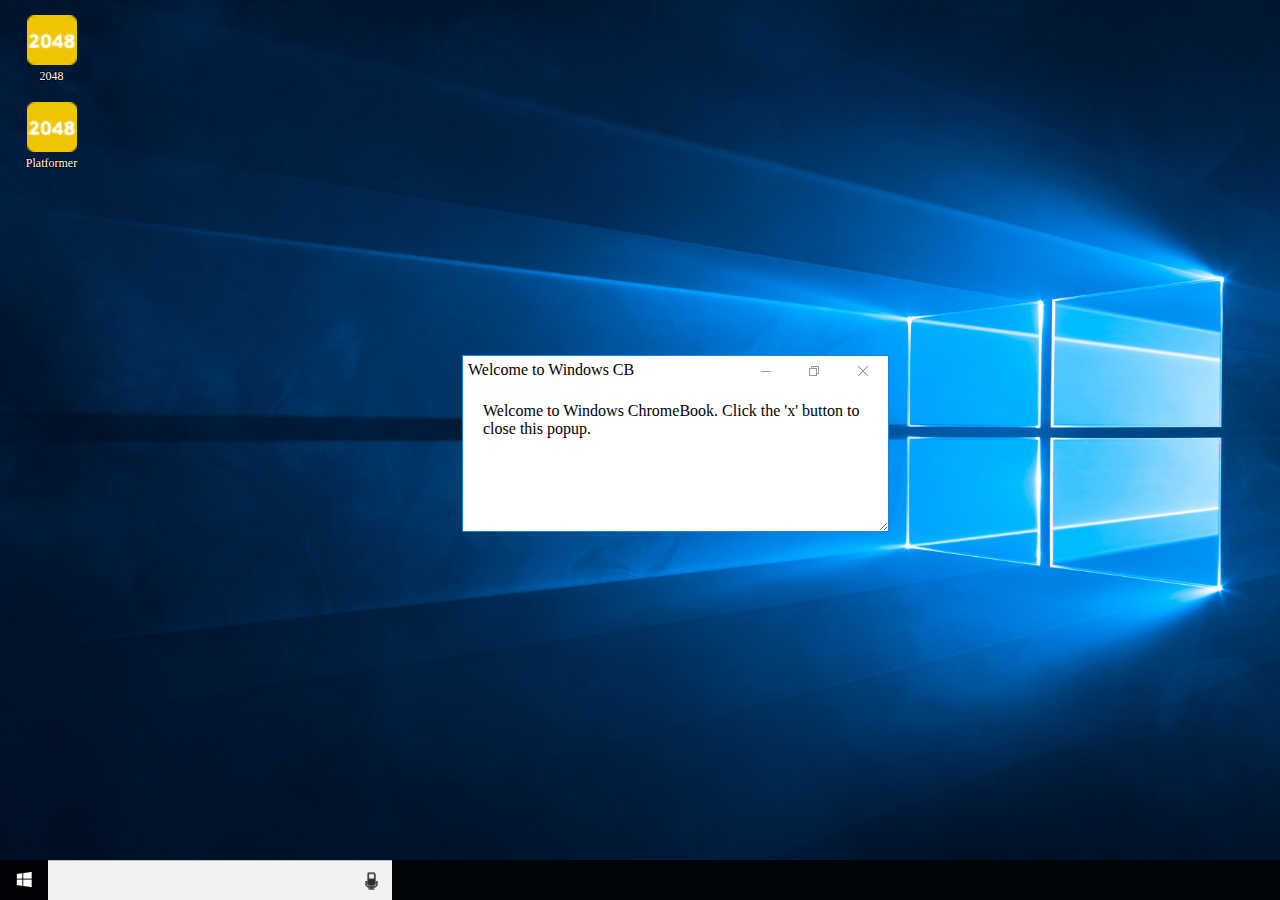
<file: index.html>
<!DOCTYPE html>
<html>
<head>
	<title>Windows 10</title>
	<link rel="stylesheet" type="text/css" href="style.css">
	<script type="text/javascript" src="jquery.js"></script>
	<script type="text/javascript" src="jquery-ui.js"></script>
</head>
<body>
	<div id="desktop">
		
	</div>
	<div id="taskbar">
		<div class="start" onclick="togglev('startmenu')"></div>
		<div class="cortana"><div class="cortanamic"></div></div>
	</div>
	<div id="startmenu">
		
	</div>
</body>
<script type="text/javascript" src="javascript.js"></script>
</html>
</file>
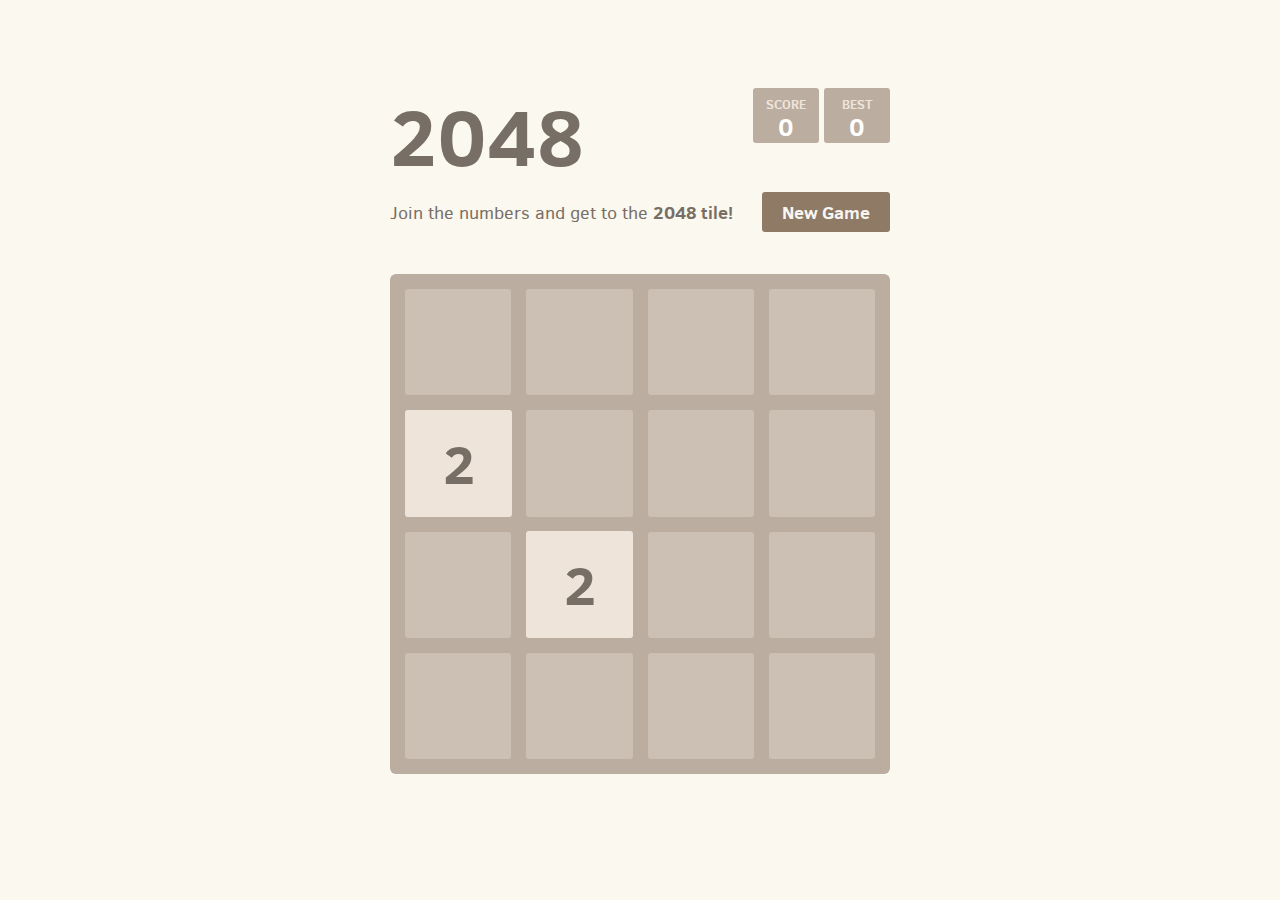
<file: games/2048/index.html>
<!DOCTYPE html>
<html>
<head>
  <meta charset="utf-8">
  <title>2048</title>

  <link href="style/main.css" rel="stylesheet" type="text/css">
  <link rel="shortcut icon" href="favicon.ico">
  <link rel="apple-touch-icon" href="meta/apple-touch-icon.png">
  <link rel="apple-touch-startup-image" href="meta/apple-touch-startup-image-640x1096.png" media="(device-width: 320px) and (device-height: 568px) and (-webkit-device-pixel-ratio: 2)"> <!-- iPhone 5+ -->
  <link rel="apple-touch-startup-image" href="meta/apple-touch-startup-image-640x920.png"  media="(device-width: 320px) and (device-height: 480px) and (-webkit-device-pixel-ratio: 2)"> <!-- iPhone, retina -->
  <meta name="apple-mobile-web-app-capable" content="yes">
  <meta name="apple-mobile-web-app-status-bar-style" content="black">

  <meta name="HandheldFriendly" content="True">
  <meta name="MobileOptimized" content="320">
  <meta name="viewport" content="width=device-width, target-densitydpi=160dpi, initial-scale=1.0, maximum-scale=1, user-scalable=no, minimal-ui">
</head>
<body>
  <div class="container">
    <div class="heading">
      <h1 class="title">2048</h1>
      <div class="scores-container">
        <div class="score-container">0</div>
        <div class="best-container">0</div>
      </div>
    </div>

    <div class="above-game">
      <p class="game-intro">Join the numbers and get to the <strong>2048 tile!</strong></p>
      <a class="restart-button">New Game</a>
    </div>

    <div class="game-container">
      <div class="game-message">
        <p></p>
        <div class="lower">
	        <a class="keep-playing-button">Keep going</a>
          <a class="retry-button">Try again</a>
        </div>
      </div>

      <div class="grid-container">
        <div class="grid-row">
          <div class="grid-cell"></div>
          <div class="grid-cell"></div>
          <div class="grid-cell"></div>
          <div class="grid-cell"></div>
        </div>
        <div class="grid-row">
          <div class="grid-cell"></div>
          <div class="grid-cell"></div>
          <div class="grid-cell"></div>
          <div class="grid-cell"></div>
        </div>
        <div class="grid-row">
          <div class="grid-cell"></div>
          <div class="grid-cell"></div>
          <div class="grid-cell"></div>
          <div class="grid-cell"></div>
        </div>
        <div class="grid-row">
          <div class="grid-cell"></div>
          <div class="grid-cell"></div>
          <div class="grid-cell"></div>
          <div class="grid-cell"></div>
        </div>
      </div>

      <div class="tile-container">

      </div>

  <script src="js/bind_polyfill.js"></script>
  <script src="js/classlist_polyfill.js"></script>
  <script src="js/animframe_polyfill.js"></script>
  <script src="js/keyboard_input_manager.js"></script>
  <script src="js/html_actuator.js"></script>
  <script src="js/grid.js"></script>
  <script src="js/tile.js"></script>
  <script src="js/local_storage_manager.js"></script>
  <script src="js/game_manager.js"></script>
  <script src="js/application.js"></script>
</body>
</html>
</file>
<file: style.css>
body,html {
	margin: 0;
	width: 100%;
	min-height: 100% !important;
	height: 100%;
	cursor: url('assets/icons/cursor.png'), auto;
}
#desktop {
	background-image: url(assets/backgrounds/background.jpg);
	background-size: cover;
	width: 100%;
	height: calc(100% - 40px);
	overflow: auto;
}
#taskbar {
	height: 40px;
	width: 100%;
	background-color: #000509;
}
#taskbar .start {
	width: 48px;
	height: 40px;
	background-size: cover;
	display: table-cell;
	background-image: url(assets/icons/start_off.png);
}
#taskbar .start:hover {
	background-image: url(assets/icons/start_on.png);
}

#startmenu {
	width: 63%;
	height: 70%;
	background-image: url(assets/icons/start_menu_background.png);
	bottom: 40px;
	visibility: hidden;
	left: 0px;
	position: absolute;
}

.popup {
	border: 1px solid #1883d7;
	background-color: white;
	width: 425px;
	height: 175px;
	resize: both;
	overflow: hidden;
	min-height: 175px;
	min-width: 425px;
	position: absolute;
    top: 45%;
    left: 40%;
    margin-top: -50px;
    margin-left: -50px;
}

.popup embed {
	width: 100%;
	height: 100vh;
	margin: 0;
	overflow: hidden;
}

.popup .title .close {
	background-image: url(assets/icons/close_off.png);
	height: 30px;
	width: 49px;
	float: right;
}

.popup .title .close:hover {
	background-image: url(assets/icons/close_on.png);
	height: 30px;
	width: 49px;
	float: right;
}

.popup .title .minimize {
	background-image: url(assets/icons/minimize_off.png);
	height: 30px;
	width: 49px;
	float: right;
}

.popup .title .minimize:hover {
	background-image: url(assets/icons/minimize_on.png);
	height: 30px;
	width: 49px;
	float: right;
}

.popup .title .maximize {
	background-image: url(assets/icons/maximize_off.png);
	height: 30px;
	width: 49px;
	float: right;
}

.popup .title .maximize:hover {
	background-image: url(assets/icons/maximize_on.png);
	height: 30px;
	width: 49px;
	float: right;
}

.popup .title {
	height: 30px;
	cursor: url('assets/icons/cursor.png'), auto;
	background-color: white;
}
.popup .title .title {
	top: 5px;
	margin-left: 5px;
	position: relative;
	user-select: none;

}

.popup .message {
	margin-right: 20px;
	margin-left: 20px;
	user-select: none;
}
#taskbar .cortana {
	width: 344px;
	height: 40px;
	background: #f2f2f2;
	display: table-cell;
	border-top: 1px solid #bbbbbb;
	box-sizing: border-box;
}
#taskbar .cortanamic {
	background-image: url(assets/icons/cortana_mic_off.png);
	width: 41px;
	float: right;
	height: 39px;
	background-size: cover;
}
#taskbar .cortanamic:hover {
	background-image: url(assets/icons/cortana_mic_on.png);
}
.icon img {
	margin-top: 5px;
	margin-bottom: 5px;
	width: 50px;
}
.icon {
	width: 83px;
	height: 77px;
	margin-top: 10px;
	margin-left: 10px;
	box-sizing: border-box;
}
.icon:hover {
	background: rgba(60, 92, 125, 1);
	border: 1px solid rgba(108, 132, 155, 1);
}
.icon p {
	margin-top: -5px;
	font-size: 12px;
	color: white;
	text-shadow: -1px 0 black, 0 1px black, 1px 0 black, 0 -1px black;
}
</file>
<file: games/2048/style/main.css>
@import url(fonts/clear-sans.css);
html, body {
  margin: 0;
  padding: 0;
  background: #faf8ef;
  color: #776e65;
  font-family: "Clear Sans", "Helvetica Neue", Arial, sans-serif;
  font-size: 18px; }

body {
  margin: 80px 0; }

.heading:after {
  content: "";
  display: block;
  clear: both; }

h1.title {
  font-size: 80px;
  font-weight: bold;
  margin: 0;
  display: block;
  float: left; }

@-webkit-keyframes move-up {
  0% {
    top: 25px;
    opacity: 1; }

  100% {
    top: -50px;
    opacity: 0; } }
@-moz-keyframes move-up {
  0% {
    top: 25px;
    opacity: 1; }

  100% {
    top: -50px;
    opacity: 0; } }
@keyframes move-up {
  0% {
    top: 25px;
    opacity: 1; }

  100% {
    top: -50px;
    opacity: 0; } }
.scores-container {
  float: right;
  text-align: right; }

.score-container, .best-container {
  position: relative;
  display: inline-block;
  background: #bbada0;
  padding: 15px 25px;
  font-size: 25px;
  height: 25px;
  line-height: 47px;
  font-weight: bold;
  border-radius: 3px;
  color: white;
  margin-top: 8px;
  text-align: center; }
  .score-container:after, .best-container:after {
    position: absolute;
    width: 100%;
    top: 10px;
    left: 0;
    text-transform: uppercase;
    font-size: 13px;
    line-height: 13px;
    text-align: center;
    color: #eee4da; }
  .score-container .score-addition, .best-container .score-addition {
    position: absolute;
    right: 30px;
    color: red;
    font-size: 25px;
    line-height: 25px;
    font-weight: bold;
    color: rgba(119, 110, 101, 0.9);
    z-index: 100;
    -webkit-animation: move-up 600ms ease-in;
    -moz-animation: move-up 600ms ease-in;
    animation: move-up 600ms ease-in;
    -webkit-animation-fill-mode: both;
    -moz-animation-fill-mode: both;
    animation-fill-mode: both; }

.score-container:after {
  content: "Score"; }

.best-container:after {
  content: "Best"; }

p {
  margin-top: 0;
  margin-bottom: 10px;
  line-height: 1.65; }

a {
  color: #776e65;
  font-weight: bold;
  text-decoration: underline;
  cursor: pointer; }

strong.important {
  text-transform: uppercase; }

hr {
  border: none;
  border-bottom: 1px solid #d8d4d0;
  margin-top: 20px;
  margin-bottom: 30px; }

.container {
  width: 500px;
  margin: 0 auto; }

@-webkit-keyframes fade-in {
  0% {
    opacity: 0; }

  100% {
    opacity: 1; } }
@-moz-keyframes fade-in {
  0% {
    opacity: 0; }

  100% {
    opacity: 1; } }
@keyframes fade-in {
  0% {
    opacity: 0; }

  100% {
    opacity: 1; } }
.game-container {
  margin-top: 40px;
  position: relative;
  padding: 15px;
  cursor: default;
  -webkit-touch-callout: none;
  -ms-touch-callout: none;
  -webkit-user-select: none;
  -moz-user-select: none;
  -ms-user-select: none;
  -ms-touch-action: none;
  touch-action: none;
  background: #bbada0;
  border-radius: 6px;
  width: 500px;
  height: 500px;
  -webkit-box-sizing: border-box;
  -moz-box-sizing: border-box;
  box-sizing: border-box; }
  .game-container .game-message {
    display: none;
    position: absolute;
    top: 0;
    right: 0;
    bottom: 0;
    left: 0;
    background: rgba(238, 228, 218, 0.5);
    z-index: 100;
    text-align: center;
    -webkit-animation: fade-in 800ms ease 1200ms;
    -moz-animation: fade-in 800ms ease 1200ms;
    animation: fade-in 800ms ease 1200ms;
    -webkit-animation-fill-mode: both;
    -moz-animation-fill-mode: both;
    animation-fill-mode: both; }
    .game-container .game-message p {
      font-size: 60px;
      font-weight: bold;
      height: 60px;
      line-height: 60px;
      margin-top: 222px; }
    .game-container .game-message .lower {
      display: block;
      margin-top: 59px; }
    .game-container .game-message a {
      display: inline-block;
      background: #8f7a66;
      border-radius: 3px;
      padding: 0 20px;
      text-decoration: none;
      color: #f9f6f2;
      height: 40px;
      line-height: 42px;
      margin-left: 9px; }
      .game-container .game-message a.keep-playing-button {
        display: none; }
    .game-container .game-message.game-won {
      background: rgba(237, 194, 46, 0.5);
      color: #f9f6f2; }
      .game-container .game-message.game-won a.keep-playing-button {
        display: inline-block; }
    .game-container .game-message.game-won, .game-container .game-message.game-over {
      display: block; }

.grid-container {
  position: absolute;
  z-index: 1; }

.grid-row {
  margin-bottom: 15px; }
  .grid-row:last-child {
    margin-bottom: 0; }
  .grid-row:after {
    content: "";
    display: block;
    clear: both; }

.grid-cell {
  width: 106.25px;
  height: 106.25px;
  margin-right: 15px;
  float: left;
  border-radius: 3px;
  background: rgba(238, 228, 218, 0.35); }
  .grid-cell:last-child {
    margin-right: 0; }

.tile-container {
  position: absolute;
  z-index: 2; }

.tile, .tile .tile-inner {
  width: 107px;
  height: 107px;
  line-height: 107px; }
.tile.tile-position-1-1 {
  -webkit-transform: translate(0px, 0px);
  -moz-transform: translate(0px, 0px);
  -ms-transform: translate(0px, 0px);
  transform: translate(0px, 0px); }
.tile.tile-position-1-2 {
  -webkit-transform: translate(0px, 121px);
  -moz-transform: translate(0px, 121px);
  -ms-transform: translate(0px, 121px);
  transform: translate(0px, 121px); }
.tile.tile-position-1-3 {
  -webkit-transform: translate(0px, 242px);
  -moz-transform: translate(0px, 242px);
  -ms-transform: translate(0px, 242px);
  transform: translate(0px, 242px); }
.tile.tile-position-1-4 {
  -webkit-transform: translate(0px, 363px);
  -moz-transform: translate(0px, 363px);
  -ms-transform: translate(0px, 363px);
  transform: translate(0px, 363px); }
.tile.tile-position-2-1 {
  -webkit-transform: translate(121px, 0px);
  -moz-transform: translate(121px, 0px);
  -ms-transform: translate(121px, 0px);
  transform: translate(121px, 0px); }
.tile.tile-position-2-2 {
  -webkit-transform: translate(121px, 121px);
  -moz-transform: translate(121px, 121px);
  -ms-transform: translate(121px, 121px);
  transform: translate(121px, 121px); }
.tile.tile-position-2-3 {
  -webkit-transform: translate(121px, 242px);
  -moz-transform: translate(121px, 242px);
  -ms-transform: translate(121px, 242px);
  transform: translate(121px, 242px); }
.tile.tile-position-2-4 {
  -webkit-transform: translate(121px, 363px);
  -moz-transform: translate(121px, 363px);
  -ms-transform: translate(121px, 363px);
  transform: translate(121px, 363px); }
.tile.tile-position-3-1 {
  -webkit-transform: translate(242px, 0px);
  -moz-transform: translate(242px, 0px);
  -ms-transform: translate(242px, 0px);
  transform: translate(242px, 0px); }
.tile.tile-position-3-2 {
  -webkit-transform: translate(242px, 121px);
  -moz-transform: translate(242px, 121px);
  -ms-transform: translate(242px, 121px);
  transform: translate(242px, 121px); }
.tile.tile-position-3-3 {
  -webkit-transform: translate(242px, 242px);
  -moz-transform: translate(242px, 242px);
  -ms-transform: translate(242px, 242px);
  transform: translate(242px, 242px); }
.tile.tile-position-3-4 {
  -webkit-transform: translate(242px, 363px);
  -moz-transform: translate(242px, 363px);
  -ms-transform: translate(242px, 363px);
  transform: translate(242px, 363px); }
.tile.tile-position-4-1 {
  -webkit-transform: translate(363px, 0px);
  -moz-transform: translate(363px, 0px);
  -ms-transform: translate(363px, 0px);
  transform: translate(363px, 0px); }
.tile.tile-position-4-2 {
  -webkit-transform: translate(363px, 121px);
  -moz-transform: translate(363px, 121px);
  -ms-transform: translate(363px, 121px);
  transform: translate(363px, 121px); }
.tile.tile-position-4-3 {
  -webkit-transform: translate(363px, 242px);
  -moz-transform: translate(363px, 242px);
  -ms-transform: translate(363px, 242px);
  transform: translate(363px, 242px); }
.tile.tile-position-4-4 {
  -webkit-transform: translate(363px, 363px);
  -moz-transform: translate(363px, 363px);
  -ms-transform: translate(363px, 363px);
  transform: translate(363px, 363px); }

.tile {
  position: absolute;
  -webkit-transition: 100ms ease-in-out;
  -moz-transition: 100ms ease-in-out;
  transition: 100ms ease-in-out;
  -webkit-transition-property: -webkit-transform;
  -moz-transition-property: -moz-transform;
  transition-property: transform; }
  .tile .tile-inner {
    border-radius: 3px;
    background: #eee4da;
    text-align: center;
    font-weight: bold;
    z-index: 10;
    font-size: 55px; }
  .tile.tile-2 .tile-inner {
    background: #eee4da;
    box-shadow: 0 0 30px 10px rgba(243, 215, 116, 0), inset 0 0 0 1px rgba(255, 255, 255, 0); }
  .tile.tile-4 .tile-inner {
    background: #ede0c8;
    box-shadow: 0 0 30px 10px rgba(243, 215, 116, 0), inset 0 0 0 1px rgba(255, 255, 255, 0); }
  .tile.tile-8 .tile-inner {
    color: #f9f6f2;
    background: #f2b179; }
  .tile.tile-16 .tile-inner {
    color: #f9f6f2;
    background: #f59563; }
  .tile.tile-32 .tile-inner {
    color: #f9f6f2;
    background: #f67c5f; }
  .tile.tile-64 .tile-inner {
    color: #f9f6f2;
    background: #f65e3b; }
  .tile.tile-128 .tile-inner {
    color: #f9f6f2;
    background: #edcf72;
    box-shadow: 0 0 30px 10px rgba(243, 215, 116, 0.2381), inset 0 0 0 1px rgba(255, 255, 255, 0.14286);
    font-size: 45px; }
    @media screen and (max-width: 520px) {
      .tile.tile-128 .tile-inner {
        font-size: 25px; } }
  .tile.tile-256 .tile-inner {
    color: #f9f6f2;
    background: #edcc61;
    box-shadow: 0 0 30px 10px rgba(243, 215, 116, 0.31746), inset 0 0 0 1px rgba(255, 255, 255, 0.19048);
    font-size: 45px; }
    @media screen and (max-width: 520px) {
      .tile.tile-256 .tile-inner {
        font-size: 25px; } }
  .tile.tile-512 .tile-inner {
    color: #f9f6f2;
    background: #edc850;
    box-shadow: 0 0 30px 10px rgba(243, 215, 116, 0.39683), inset 0 0 0 1px rgba(255, 255, 255, 0.2381);
    font-size: 45px; }
    @media screen and (max-width: 520px) {
      .tile.tile-512 .tile-inner {
        font-size: 25px; } }
  .tile.tile-1024 .tile-inner {
    color: #f9f6f2;
    background: #edc53f;
    box-shadow: 0 0 30px 10px rgba(243, 215, 116, 0.47619), inset 0 0 0 1px rgba(255, 255, 255, 0.28571);
    font-size: 35px; }
    @media screen and (max-width: 520px) {
      .tile.tile-1024 .tile-inner {
        font-size: 15px; } }
  .tile.tile-2048 .tile-inner {
    color: #f9f6f2;
    background: #edc22e;
    box-shadow: 0 0 30px 10px rgba(243, 215, 116, 0.55556), inset 0 0 0 1px rgba(255, 255, 255, 0.33333);
    font-size: 35px; }
    @media screen and (max-width: 520px) {
      .tile.tile-2048 .tile-inner {
        font-size: 15px; } }
  .tile.tile-super .tile-inner {
    color: #f9f6f2;
    background: #3c3a32;
    font-size: 30px; }
    @media screen and (max-width: 520px) {
      .tile.tile-super .tile-inner {
        font-size: 10px; } }

@-webkit-keyframes appear {
  0% {
    opacity: 0;
    -webkit-transform: scale(0);
    -moz-transform: scale(0);
    -ms-transform: scale(0);
    transform: scale(0); }

  100% {
    opacity: 1;
    -webkit-transform: scale(1);
    -moz-transform: scale(1);
    -ms-transform: scale(1);
    transform: scale(1); } }
@-moz-keyframes appear {
  0% {
    opacity: 0;
    -webkit-transform: scale(0);
    -moz-transform: scale(0);
    -ms-transform: scale(0);
    transform: scale(0); }

  100% {
    opacity: 1;
    -webkit-transform: scale(1);
    -moz-transform: scale(1);
    -ms-transform: scale(1);
    transform: scale(1); } }
@keyframes appear {
  0% {
    opacity: 0;
    -webkit-transform: scale(0);
    -moz-transform: scale(0);
    -ms-transform: scale(0);
    transform: scale(0); }

  100% {
    opacity: 1;
    -webkit-transform: scale(1);
    -moz-transform: scale(1);
    -ms-transform: scale(1);
    transform: scale(1); } }
.tile-new .tile-inner {
  -webkit-animation: appear 200ms ease 100ms;
  -moz-animation: appear 200ms ease 100ms;
  animation: appear 200ms ease 100ms;
  -webkit-animation-fill-mode: backwards;
  -moz-animation-fill-mode: backwards;
  animation-fill-mode: backwards; }

@-webkit-keyframes pop {
  0% {
    -webkit-transform: scale(0);
    -moz-transform: scale(0);
    -ms-transform: scale(0);
    transform: scale(0); }

  50% {
    -webkit-transform: scale(1.2);
    -moz-transform: scale(1.2);
    -ms-transform: scale(1.2);
    transform: scale(1.2); }

  100% {
    -webkit-transform: scale(1);
    -moz-transform: scale(1);
    -ms-transform: scale(1);
    transform: scale(1); } }
@-moz-keyframes pop {
  0% {
    -webkit-transform: scale(0);
    -moz-transform: scale(0);
    -ms-transform: scale(0);
    transform: scale(0); }

  50% {
    -webkit-transform: scale(1.2);
    -moz-transform: scale(1.2);
    -ms-transform: scale(1.2);
    transform: scale(1.2); }

  100% {
    -webkit-transform: scale(1);
    -moz-transform: scale(1);
    -ms-transform: scale(1);
    transform: scale(1); } }
@keyframes pop {
  0% {
    -webkit-transform: scale(0);
    -moz-transform: scale(0);
    -ms-transform: scale(0);
    transform: scale(0); }

  50% {
    -webkit-transform: scale(1.2);
    -moz-transform: scale(1.2);
    -ms-transform: scale(1.2);
    transform: scale(1.2); }

  100% {
    -webkit-transform: scale(1);
    -moz-transform: scale(1);
    -ms-transform: scale(1);
    transform: scale(1); } }
.tile-merged .tile-inner {
  z-index: 20;
  -webkit-animation: pop 200ms ease 100ms;
  -moz-animation: pop 200ms ease 100ms;
  animation: pop 200ms ease 100ms;
  -webkit-animation-fill-mode: backwards;
  -moz-animation-fill-mode: backwards;
  animation-fill-mode: backwards; }

.above-game:after {
  content: "";
  display: block;
  clear: both; }

.game-intro {
  float: left;
  line-height: 42px;
  margin-bottom: 0; }

.restart-button {
  display: inline-block;
  background: #8f7a66;
  border-radius: 3px;
  padding: 0 20px;
  text-decoration: none;
  color: #f9f6f2;
  height: 40px;
  line-height: 42px;
  display: block;
  text-align: center;
  float: right; }

.game-explanation {
  margin-top: 50px; }

@media screen and (max-width: 520px) {
  html, body {
    font-size: 15px; }

  body {
    margin: 20px 0;
    padding: 0 20px; }

  h1.title {
    font-size: 27px;
    margin-top: 15px; }

  .container {
    width: 280px;
    margin: 0 auto; }

  .score-container, .best-container {
    margin-top: 0;
    padding: 15px 10px;
    min-width: 40px; }

  .heading {
    margin-bottom: 10px; }

  .game-intro {
    width: 55%;
    display: block;
    box-sizing: border-box;
    line-height: 1.65; }

  .restart-button {
    width: 42%;
    padding: 0;
    display: block;
    box-sizing: border-box;
    margin-top: 2px; }

  .game-container {
    margin-top: 17px;
    position: relative;
    padding: 10px;
    cursor: default;
    -webkit-touch-callout: none;
    -ms-touch-callout: none;
    -webkit-user-select: none;
    -moz-user-select: none;
    -ms-user-select: none;
    -ms-touch-action: none;
    touch-action: none;
    background: #bbada0;
    border-radius: 6px;
    width: 280px;
    height: 280px;
    -webkit-box-sizing: border-box;
    -moz-box-sizing: border-box;
    box-sizing: border-box; }
    .game-container .game-message {
      display: none;
      position: absolute;
      top: 0;
      right: 0;
      bottom: 0;
      left: 0;
      background: rgba(238, 228, 218, 0.5);
      z-index: 100;
      text-align: center;
      -webkit-animation: fade-in 800ms ease 1200ms;
      -moz-animation: fade-in 800ms ease 1200ms;
      animation: fade-in 800ms ease 1200ms;
      -webkit-animation-fill-mode: both;
      -moz-animation-fill-mode: both;
      animation-fill-mode: both; }
      .game-container .game-message p {
        font-size: 60px;
        font-weight: bold;
        height: 60px;
        line-height: 60px;
        margin-top: 222px; }
      .game-container .game-message .lower {
        display: block;
        margin-top: 59px; }
      .game-container .game-message a {
        display: inline-block;
        background: #8f7a66;
        border-radius: 3px;
        padding: 0 20px;
        text-decoration: none;
        color: #f9f6f2;
        height: 40px;
        line-height: 42px;
        margin-left: 9px; }
        .game-container .game-message a.keep-playing-button {
          display: none; }
      .game-container .game-message.game-won {
        background: rgba(237, 194, 46, 0.5);
        color: #f9f6f2; }
        .game-container .game-message.game-won a.keep-playing-button {
          display: inline-block; }
      .game-container .game-message.game-won, .game-container .game-message.game-over {
        display: block; }

  .grid-container {
    position: absolute;
    z-index: 1; }

  .grid-row {
    margin-bottom: 10px; }
    .grid-row:last-child {
      margin-bottom: 0; }
    .grid-row:after {
      content: "";
      display: block;
      clear: both; }

  .grid-cell {
    width: 57.5px;
    height: 57.5px;
    margin-right: 10px;
    float: left;
    border-radius: 3px;
    background: rgba(238, 228, 218, 0.35); }
    .grid-cell:last-child {
      margin-right: 0; }

  .tile-container {
    position: absolute;
    z-index: 2; }

  .tile, .tile .tile-inner {
    width: 58px;
    height: 58px;
    line-height: 58px; }
  .tile.tile-position-1-1 {
    -webkit-transform: translate(0px, 0px);
    -moz-transform: translate(0px, 0px);
    -ms-transform: translate(0px, 0px);
    transform: translate(0px, 0px); }
  .tile.tile-position-1-2 {
    -webkit-transform: translate(0px, 67px);
    -moz-transform: translate(0px, 67px);
    -ms-transform: translate(0px, 67px);
    transform: translate(0px, 67px); }
  .tile.tile-position-1-3 {
    -webkit-transform: translate(0px, 135px);
    -moz-transform: translate(0px, 135px);
    -ms-transform: translate(0px, 135px);
    transform: translate(0px, 135px); }
  .tile.tile-position-1-4 {
    -webkit-transform: translate(0px, 202px);
    -moz-transform: translate(0px, 202px);
    -ms-transform: translate(0px, 202px);
    transform: translate(0px, 202px); }
  .tile.tile-position-2-1 {
    -webkit-transform: translate(67px, 0px);
    -moz-transform: translate(67px, 0px);
    -ms-transform: translate(67px, 0px);
    transform: translate(67px, 0px); }
  .tile.tile-position-2-2 {
    -webkit-transform: translate(67px, 67px);
    -moz-transform: translate(67px, 67px);
    -ms-transform: translate(67px, 67px);
    transform: translate(67px, 67px); }
  .tile.tile-position-2-3 {
    -webkit-transform: translate(67px, 135px);
    -moz-transform: translate(67px, 135px);
    -ms-transform: translate(67px, 135px);
    transform: translate(67px, 135px); }
  .tile.tile-position-2-4 {
    -webkit-transform: translate(67px, 202px);
    -moz-transform: translate(67px, 202px);
    -ms-transform: translate(67px, 202px);
    transform: translate(67px, 202px); }
  .tile.tile-position-3-1 {
    -webkit-transform: translate(135px, 0px);
    -moz-transform: translate(135px, 0px);
    -ms-transform: translate(135px, 0px);
    transform: translate(135px, 0px); }
  .tile.tile-position-3-2 {
    -webkit-transform: translate(135px, 67px);
    -moz-transform: translate(135px, 67px);
    -ms-transform: translate(135px, 67px);
    transform: translate(135px, 67px); }
  .tile.tile-position-3-3 {
    -webkit-transform: translate(135px, 135px);
    -moz-transform: translate(135px, 135px);
    -ms-transform: translate(135px, 135px);
    transform: translate(135px, 135px); }
  .tile.tile-position-3-4 {
    -webkit-transform: translate(135px, 202px);
    -moz-transform: translate(135px, 202px);
    -ms-transform: translate(135px, 202px);
    transform: translate(135px, 202px); }
  .tile.tile-position-4-1 {
    -webkit-transform: translate(202px, 0px);
    -moz-transform: translate(202px, 0px);
    -ms-transform: translate(202px, 0px);
    transform: translate(202px, 0px); }
  .tile.tile-position-4-2 {
    -webkit-transform: translate(202px, 67px);
    -moz-transform: translate(202px, 67px);
    -ms-transform: translate(202px, 67px);
    transform: translate(202px, 67px); }
  .tile.tile-position-4-3 {
    -webkit-transform: translate(202px, 135px);
    -moz-transform: translate(202px, 135px);
    -ms-transform: translate(202px, 135px);
    transform: translate(202px, 135px); }
  .tile.tile-position-4-4 {
    -webkit-transform: translate(202px, 202px);
    -moz-transform: translate(202px, 202px);
    -ms-transform: translate(202px, 202px);
    transform: translate(202px, 202px); }

  .tile .tile-inner {
    font-size: 35px; }

  .game-message p {
    font-size: 30px !important;
    height: 30px !important;
    line-height: 30px !important;
    margin-top: 90px !important; }
  .game-message .lower {
    margin-top: 30px !important; } }
</file>
